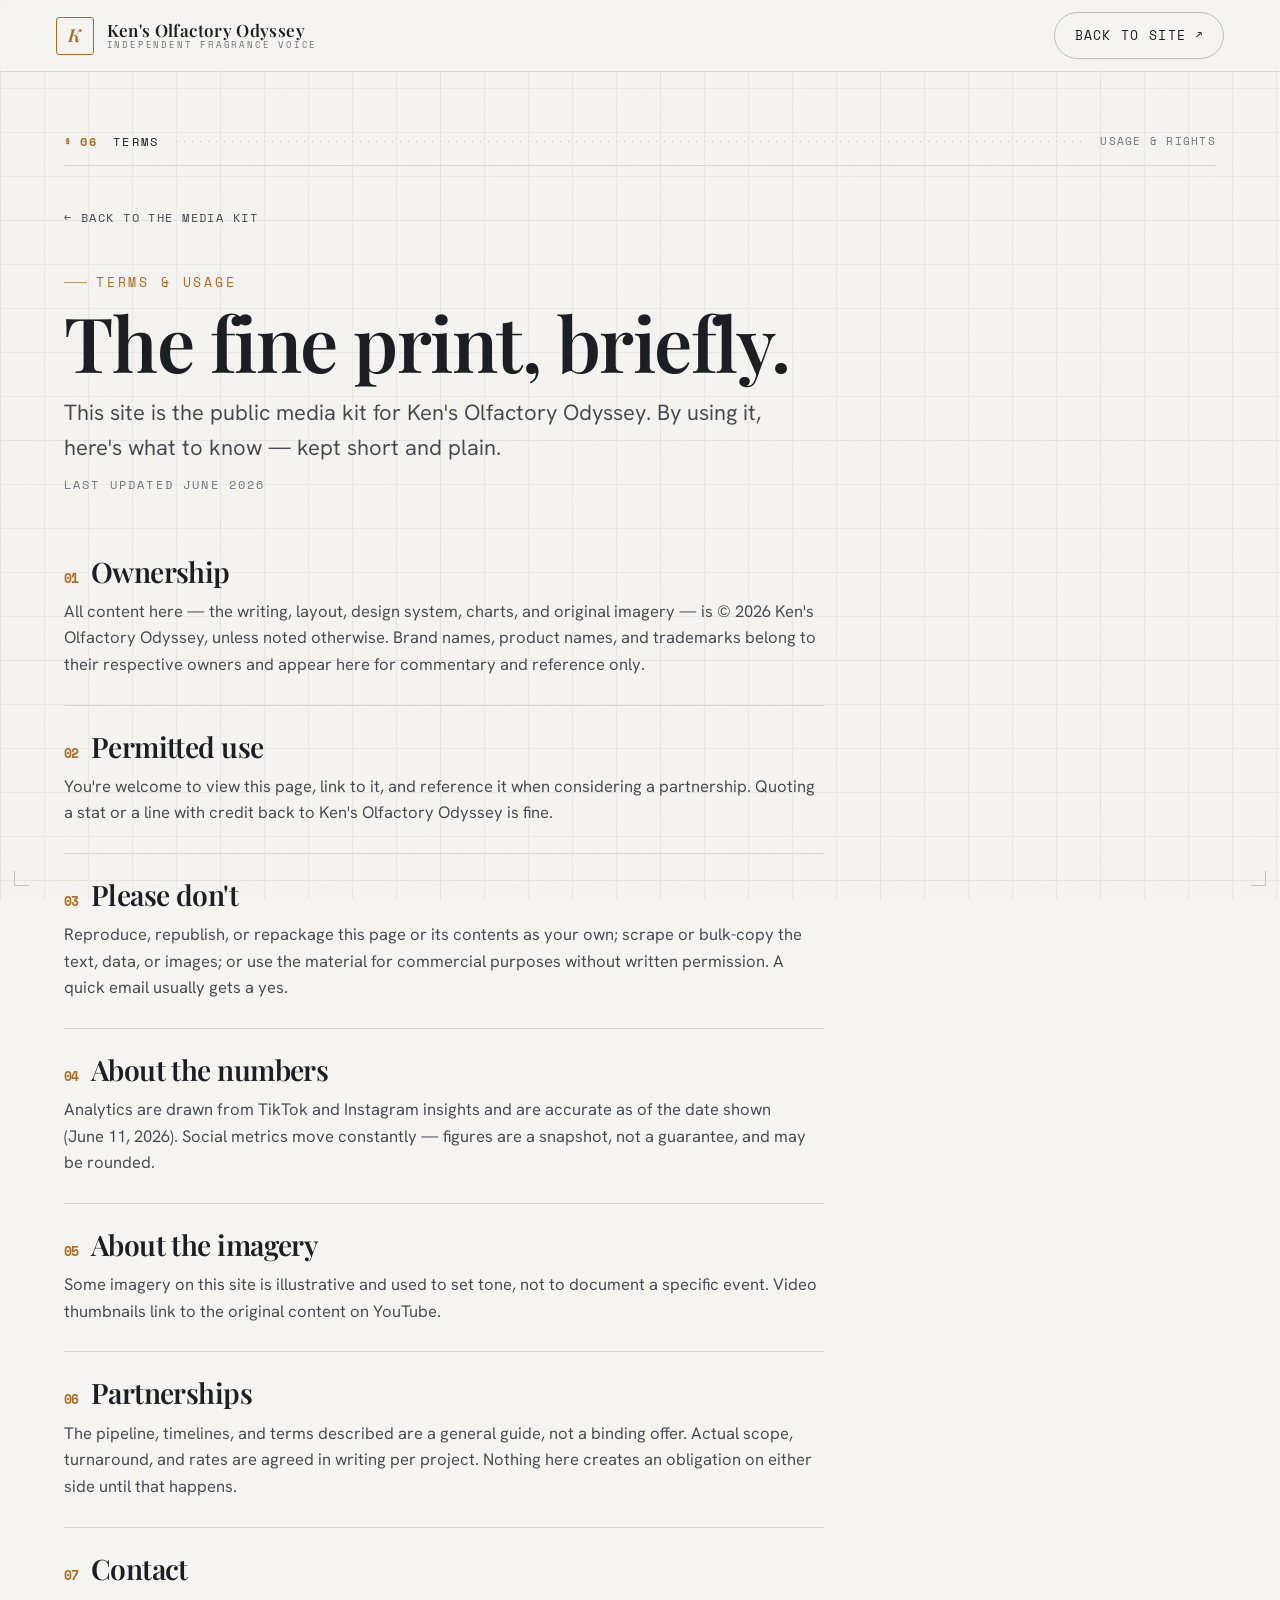
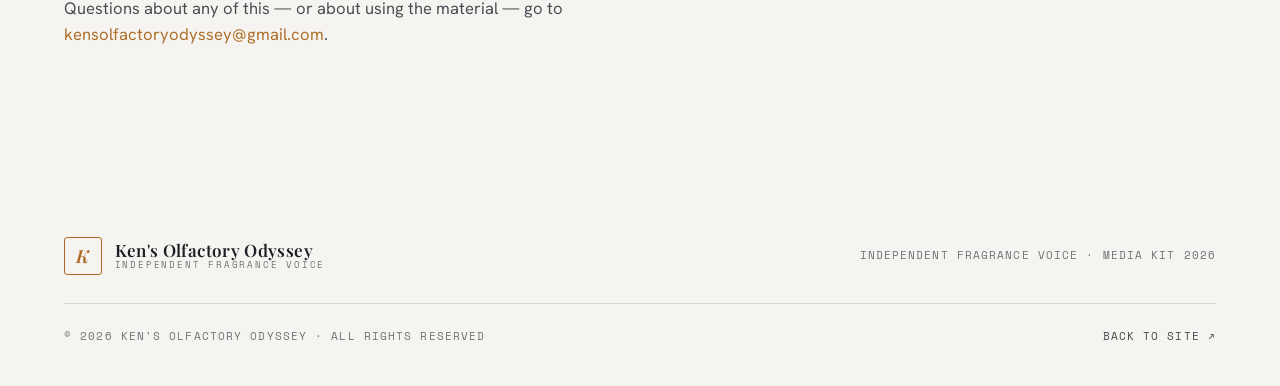
<file: terms.html>
<!DOCTYPE html>
<html lang="en" data-theme="lab" data-accent="gold" data-display="playfair">
<head>
<meta charset="UTF-8" />
<meta name="viewport" content="width=device-width, initial-scale=1.0" />
<title>Terms & Usage — Ken's Olfactory Odyssey</title>
<meta name="description" content="Terms & Usage for the Ken's Olfactory Odyssey media kit." />
<link rel="preconnect" href="https://fonts.googleapis.com" />
<link rel="preconnect" href="https://fonts.gstatic.com" crossorigin />
<link href="https://fonts.googleapis.com/css2?family=Bodoni+Moda:ital,opsz,wght@0,6..96,400..900;1,6..96,400..800&family=Cormorant:ital,wght@0,400..700;1,400..600&family=Hanken+Grotesk:wght@300..800&family=Newsreader:ital,opsz,wght@0,6..72,400..700;1,6..72,400..700&family=Spectral:ital,wght@0,400;0,500;0,600;0,700;1,400;1,500;1,600&family=Space+Mono:ital,wght@0,400;0,700;1,400&display=swap" rel="stylesheet" />
<link id="gfont-Playfair-Display" rel="stylesheet" href="https://fonts.googleapis.com/css2?family=Playfair+Display:ital,wght@0,400;0,500;0,600;0,700;0,800;1,400;1,500;1,600;1,700&display=swap">
<link rel="icon" href="favicon.svg" type="image/svg+xml" />
<link rel="stylesheet" href="styles.css" />
<script async src="https://www.googletagmanager.com/gtag/js?id=G-T55M09N37B"></script>
<script>
  window.dataLayer = window.dataLayer || [];
  function gtag(){dataLayer.push(arguments);}
  gtag('js', new Date());
  gtag('config', 'G-T55M09N37B');
</script>
<style>
  .legal { max-width: 760px; }
  .legal .lead { font-size: clamp(18px, 1.8vw, 22px); color: var(--fg-soft); margin-bottom: 8px; text-wrap: pretty; }
  .legal .clause { padding-block: clamp(22px, 3vh, 32px); border-top: 1px solid var(--line); }
  .legal .clause:first-of-type { border-top: 0; }
  .legal .clause h2 { font-size: clamp(22px, 2.2vw, 30px); margin-bottom: 12px; display: flex; align-items: baseline; gap: 12px; }
  .legal .clause h2 .cn { font-family: var(--font-mono); font-size: 13px; color: var(--accent); font-weight: 700; }
  .legal .clause p { color: var(--fg-soft); font-size: clamp(15px, 1.3vw, 17px); line-height: 1.6; text-wrap: pretty; margin-bottom: 0.8em; }
  .legal .clause p:last-child { margin-bottom: 0; }
  .legal .clause a { color: var(--accent); }
  .back-link { display: inline-flex; align-items: center; gap: 8px; font-family: var(--font-mono); font-size: 12px; letter-spacing: 0.12em; text-transform: uppercase; color: var(--fg-soft); margin-bottom: clamp(28px, 4vh, 44px); }
  .back-link:hover { color: var(--accent); }
</style>
</head>
<body>
<div class="lab-reticle" aria-hidden="true"><i></i><i></i><i></i><i></i></div>

<nav class="nav is-stuck" id="nav">
  <a class="brand" href="index.html" aria-label="Ken's Olfactory Odyssey home">
    <span class="monogram">K</span>
    <span class="brand-name">Ken's Olfactory Odyssey<small>Independent Fragrance Voice</small></span>
  </a>
  <a class="btn btn--ghost nav-cta" href="index.html">Back to site <span class="arrow">↗</span></a>
</nav>

<main>
  <section class="section" style="padding-top:132px;">
    <div class="wrap">
      <div class="register"><span class="reg-no">06</span><span class="reg-name">Terms</span><span class="reg-rule"></span><span class="reg-code">Usage & Rights</span></div>
      <a class="back-link" href="index.html">← Back to the media kit</a>
      <div class="legal">
        <div class="eyebrow">Terms &amp; Usage</div>
        <h1 class="display" style="font-size:clamp(40px,6vw,76px);margin:14px 0 18px;">The fine print, briefly.</h1>
        <p class="lead">This site is the public media kit for Ken's Olfactory Odyssey. By using it, here's what to know — kept short and plain.</p>
        <p class="kicker" style="margin-top:10px;">Last updated June 2026</p>

        <div style="margin-top:clamp(28px,4vh,44px);">
          <div class="clause">
            <h2><span class="cn">01</span> Ownership</h2>
            <p>All content here — the writing, layout, design system, charts, and original imagery — is © 2026 Ken's Olfactory Odyssey, unless noted otherwise. Brand names, product names, and trademarks belong to their respective owners and appear here for commentary and reference only.</p>
          </div>
          <div class="clause">
            <h2><span class="cn">02</span> Permitted use</h2>
            <p>You're welcome to view this page, link to it, and reference it when considering a partnership. Quoting a stat or a line with credit back to Ken's Olfactory Odyssey is fine.</p>
          </div>
          <div class="clause">
            <h2><span class="cn">03</span> Please don't</h2>
            <p>Reproduce, republish, or repackage this page or its contents as your own; scrape or bulk-copy the text, data, or images; or use the material for commercial purposes without written permission. A quick email usually gets a yes.</p>
          </div>
          <div class="clause">
            <h2><span class="cn">04</span> About the numbers</h2>
            <p>Analytics are drawn from TikTok and Instagram insights and are accurate as of the date shown (June 11, 2026). Social metrics move constantly — figures are a snapshot, not a guarantee, and may be rounded.</p>
          </div>
          <div class="clause">
            <h2><span class="cn">05</span> About the imagery</h2>
            <p>Some imagery on this site is illustrative and used to set tone, not to document a specific event. Video thumbnails link to the original content on YouTube.</p>
          </div>
          <div class="clause">
            <h2><span class="cn">06</span> Partnerships</h2>
            <p>The pipeline, timelines, and terms described are a general guide, not a binding offer. Actual scope, turnaround, and rates are agreed in writing per project. Nothing here creates an obligation on either side until that happens.</p>
          </div>
          <div class="clause">
            <h2><span class="cn">07</span> Contact</h2>
            <p>Questions about any of this — or about using the material — go to <a href="mailto:kensolfactoryodyssey@gmail.com">kensolfactoryodyssey@gmail.com</a>.</p>
          </div>
        </div>
      </div>
    </div>
  </section>

  <footer class="foot">
    <div class="wrap">
      <div class="foot-top">
        <a class="brand" href="index.html">
          <span class="monogram">K</span>
          <span class="brand-name">Ken's Olfactory Odyssey<small>Independent Fragrance Voice</small></span>
        </a>
        <div class="foot-mono">Independent Fragrance Voice · Media Kit 2026</div>
      </div>
      <div class="foot-bottom">
        <span class="foot-mono">© 2026 Ken's Olfactory Odyssey · All rights reserved</span>
        <span class="foot-mono"><a href="index.html">Back to site ↗</a></span>
      </div>
    </div>
  </footer>
</main>

</body>
</html>
</file>
<file: styles.css>
/* ============================================================
   KEN'S OLFACTORY ODYSSEY
   Design system — jewel-toned editorial luxe
   Three switchable directions: Oud Noir / Atelier / Vitrine
   ============================================================ */

/* ---------- Direction: OUD NOIR (default) ---------- */
:root {
  --bg:      oklch(0.165 0.022 340);
  --bg-2:    oklch(0.205 0.026 340);
  --bg-3:    oklch(0.255 0.030 340);
  --fg:      oklch(0.945 0.012 85);
  --fg-soft: oklch(0.820 0.015 85);
  --fg-mute: oklch(0.660 0.020 80);
  --line:    oklch(0.330 0.025 340);
  --line-2:  oklch(0.420 0.030 340);

  --gold:    oklch(0.800 0.110 80);
  --plum:    oklch(0.680 0.140 350);
  --emerald: oklch(0.730 0.110 165);

  --accent:   var(--gold);
  --on-accent: oklch(0.17 0.02 80);

  --font-display: "Bodoni Moda", Georgia, serif;
  --font-body:    "Hanken Grotesk", system-ui, sans-serif;
  --font-mono:    "Space Mono", ui-monospace, monospace;

  --shadow: 0 30px 80px -30px oklch(0 0 0 / 0.7);
  --grain-opacity: 0.05;
  --photo-tint: color-mix(in oklch, var(--plum) 14%, transparent);
}

/* ---------- Direction: ATELIER (warm paper editorial) ---------- */
[data-theme="atelier"] {
  --bg:      oklch(0.953 0.012 85);
  --bg-2:    oklch(0.982 0.008 85);
  --bg-3:    oklch(0.910 0.016 80);
  --fg:      oklch(0.215 0.022 340);
  --fg-soft: oklch(0.380 0.022 340);
  --fg-mute: oklch(0.520 0.020 340);
  --line:    oklch(0.840 0.018 80);
  --line-2:  oklch(0.760 0.022 80);

  --gold:    oklch(0.560 0.110 65);
  --plum:    oklch(0.470 0.150 350);
  --emerald: oklch(0.460 0.105 165);

  --accent:   var(--plum);
  --on-accent: oklch(0.97 0.01 85);

  --shadow: 0 26px 60px -32px oklch(0.30 0.05 340 / 0.45);
  --grain-opacity: 0.04;
  --photo-tint: transparent;
}

/* ---------- Direction: VITRINE (cool smoky glass) ---------- */
[data-theme="vitrine"] {
  --bg:      oklch(0.200 0.012 250);
  --bg-2:    oklch(0.248 0.016 250);
  --bg-3:    oklch(0.300 0.018 250);
  --fg:      oklch(0.952 0.005 240);
  --fg-soft: oklch(0.820 0.010 240);
  --fg-mute: oklch(0.660 0.012 240);
  --line:    oklch(0.360 0.020 250);
  --line-2:  oklch(0.450 0.024 250);

  --gold:    oklch(0.820 0.090 85);
  --plum:    oklch(0.720 0.130 320);
  --emerald: oklch(0.760 0.105 175);

  --accent:   var(--emerald);
  --on-accent: oklch(0.18 0.02 250);

  --shadow: 0 30px 80px -34px oklch(0 0 0 / 0.6);
  --grain-opacity: 0.05;
  --photo-tint: color-mix(in oklch, var(--emerald) 12%, transparent);
}

/* ---------- Direction: LAB (olfactory laboratory — clinical specimen sheet) ---------- */
[data-theme="lab"] {
  --bg:      oklch(0.967 0.006 95);
  --bg-2:    oklch(0.987 0.004 95);
  --bg-3:    oklch(0.926 0.008 90);
  --fg:      oklch(0.235 0.010 260);
  --fg-soft: oklch(0.400 0.012 260);
  --fg-mute: oklch(0.555 0.010 260);
  --line:    oklch(0.880 0.006 90);
  --line-2:  oklch(0.795 0.010 90);

  --gold:    oklch(0.585 0.120 62);   /* amber — distillation / amber glass */
  --plum:    oklch(0.470 0.140 300);  /* specimen violet */
  --emerald: oklch(0.500 0.100 190);  /* reactive teal */

  --accent:   var(--gold);
  --on-accent: oklch(0.985 0.005 95);

  --font-display: "Space Grotesk", system-ui, sans-serif;
  --font-body:    "Hanken Grotesk", system-ui, sans-serif;
  --font-mono:    "Space Mono", ui-monospace, monospace;

  --shadow: 0 24px 56px -34px oklch(0.30 0.02 260 / 0.32);
  --grain-opacity: 0.025;
  --photo-tint: transparent;
}
/* Lab is grotesk, not Didone — relax the Didone-specific optical treatment */
[data-theme="lab"] .display,
[data-theme="lab"] h1,
[data-theme="lab"] h2,
[data-theme="lab"] h3,
[data-theme="lab"] h4 { font-optical-sizing: auto; letter-spacing: -0.02em; font-weight: 600; }
[data-theme="lab"] .stat .n,
[data-theme="lab"] .hero-stat .n { letter-spacing: -0.03em; font-weight: 600; }
/* Scientific touch: monospaced, technical superscripts on the big figures */
[data-theme="lab"] .stat .n sup { font-family: var(--font-mono); font-weight: 700; }

/* ---------- Lead-accent overrides ---------- */
[data-accent="gold"]    { --accent: var(--gold);    --on-accent: oklch(0.17 0.02 80); }
[data-accent="plum"]    { --accent: var(--plum);    --on-accent: oklch(0.98 0.01 350); }
[data-accent="emerald"] { --accent: var(--emerald); --on-accent: oklch(0.16 0.02 165); }

/* ---------- Display face swap (overrides theme display) ---------- */
[data-display="playfair"]   { --font-display: "Playfair Display", Georgia, serif; }
[data-display="spectral"]   { --font-display: "Spectral", Georgia, serif; }
[data-display="newsreader"] { --font-display: "Newsreader", Georgia, serif; }
[data-display="cormorant"]  { --font-display: "Cormorant", Georgia, serif; }
[data-display="bodoni"]     { --font-display: "Bodoni Moda", Georgia, serif; }

/* ============================================================
   RESET + BASE
   ============================================================ */
*, *::before, *::after { box-sizing: border-box; }
* { margin: 0; }
html { scroll-behavior: smooth; -webkit-text-size-adjust: 100%; }
@media (prefers-reduced-motion: reduce) { html { scroll-behavior: auto; } }

body {
  font-family: var(--font-body);
  background: var(--bg);
  color: var(--fg);
  font-size: 18px;
  line-height: 1.6;
  font-weight: 380;
  -webkit-font-smoothing: antialiased;
  text-rendering: optimizeLegibility;
  overflow-x: hidden;
  transition: background 0.5s ease, color 0.5s ease;
}

/* Film-grain + vignette overlay */
body::before {
  content: "";
  position: fixed;
  inset: 0;
  pointer-events: none;
  z-index: 1;
  background:
    radial-gradient(120% 80% at 50% -10%, transparent 50%, color-mix(in oklch, var(--bg) 70%, black) 130%);
  mix-blend-mode: multiply;
  opacity: 0.6;
}
body::after {
  content: "";
  position: fixed;
  inset: 0;
  pointer-events: none;
  z-index: 2;
  opacity: var(--grain-opacity);
  background-image: url("data:image/svg+xml,%3Csvg xmlns='http://www.w3.org/2000/svg' width='180' height='180'%3E%3Cfilter id='n'%3E%3CfeTurbulence type='fractalNoise' baseFrequency='0.9' numOctaves='3' stitchTiles='stitch'/%3E%3C/filter%3E%3Crect width='100%25' height='100%25' filter='url(%23n)'/%3E%3C/svg%3E");
}

img { max-width: 100%; display: block; }
a { color: inherit; text-decoration: none; }
button { font: inherit; color: inherit; cursor: pointer; background: none; border: none; }
::selection { background: var(--accent); color: var(--on-accent); }

/* ============================================================
   LAYOUT PRIMITIVES
   ============================================================ */
.wrap { width: min(1280px, 100% - 10vw); margin-inline: auto; position: relative; z-index: 3; }
.section { padding-block: clamp(80px, 12vh, 160px); position: relative; }
.section--tight { padding-block: clamp(56px, 8vh, 100px); }

.eyebrow {
  font-family: var(--font-mono);
  font-size: clamp(11px, 1vw, 13px);
  letter-spacing: 0.22em;
  text-transform: uppercase;
  color: var(--accent);
  display: inline-flex;
  align-items: center;
  gap: 0.7em;
}
.eyebrow::before {
  content: "";
  width: 1.8em; height: 1px;
  background: currentColor;
  opacity: 0.7;
}
.eyebrow--plain::before { display: none; }

.kicker {
  font-family: var(--font-mono);
  font-size: 12px;
  letter-spacing: 0.18em;
  text-transform: uppercase;
  color: var(--fg-mute);
}

h1, h2, h3, h4 { font-family: var(--font-display); font-weight: 600; line-height: 1.0; letter-spacing: -0.01em; color: var(--fg); font-optical-sizing: none; }
.display {
  font-family: var(--font-display);
  font-weight: 600;
  line-height: 0.92;
  letter-spacing: -0.012em;
  text-wrap: balance;
  color: var(--fg);
  font-optical-sizing: none;
}
.ital { font-style: italic; }
.accent-text { color: var(--accent); }
.plum-text { color: var(--plum); }
.emerald-text { color: var(--emerald); }
.gold-text { color: var(--gold); }
.soft { color: var(--fg-soft); }
.mute { color: var(--fg-mute); }

.lede { font-size: clamp(19px, 1.7vw, 23px); line-height: 1.55; color: var(--fg-soft); text-wrap: pretty; }

/* ============================================================
   BUTTONS
   ============================================================ */
.btn {
  display: inline-flex;
  align-items: center;
  gap: 0.65em;
  font-family: var(--font-mono);
  font-size: 13px;
  letter-spacing: 0.1em;
  text-transform: uppercase;
  padding: 0.95em 1.5em;
  border-radius: 999px;
  border: 1px solid var(--line-2);
  color: var(--fg);
  transition: transform 0.35s cubic-bezier(.2,.7,.2,1), background 0.35s, color 0.35s, border-color 0.35s;
  will-change: transform;
}
.btn:hover { transform: translateY(-2px); }
.btn .arrow { transition: transform 0.35s cubic-bezier(.2,.7,.2,1); }
.btn:hover .arrow { transform: translate(3px, -3px); }

.btn--solid {
  background: var(--accent);
  color: var(--on-accent);
  border-color: transparent;
  box-shadow: 0 10px 30px -12px color-mix(in oklch, var(--accent) 60%, transparent);
}
.btn--solid:hover { box-shadow: 0 16px 40px -12px color-mix(in oklch, var(--accent) 70%, transparent); }
.btn--ghost { background: transparent; }
.btn--ghost:hover { border-color: var(--accent); color: var(--accent); }

/* ============================================================
   NAV
   ============================================================ */
.nav {
  position: fixed;
  top: 0; left: 0; right: 0;
  z-index: 50;
  display: flex;
  align-items: center;
  justify-content: space-between;
  padding: 18px clamp(20px, 5vw, 56px);
  transition: background 0.4s ease, border-color 0.4s ease, padding 0.4s ease;
  border-bottom: 1px solid transparent;
}
.nav.is-stuck {
  background: color-mix(in oklch, var(--bg) 80%, transparent);
  backdrop-filter: blur(16px) saturate(1.2);
  border-bottom-color: var(--line);
  padding-block: 12px;
}
.brand {
  display: flex;
  align-items: center;
  gap: 0.7em;
  font-family: var(--font-display);
  font-weight: 600;
  letter-spacing: 0.02em;
  color: var(--fg);
}
.brand .monogram {
  display: grid;
  place-items: center;
  width: 38px; height: 38px;
  border-radius: 50%;
  border: 1px solid var(--accent);
  color: var(--accent);
  font-family: var(--font-display);
  font-style: italic;
  font-size: 18px;
  flex: none;
}
.brand .brand-name { font-size: 17px; line-height: 1.05; }
.brand .brand-name small { display: block; font-family: var(--font-mono); font-size: 9px; letter-spacing: 0.2em; text-transform: uppercase; color: var(--fg-mute); font-weight: 400; }
.nav-links { display: flex; align-items: center; gap: clamp(18px, 2.2vw, 34px); }
.nav-links a {
  font-family: var(--font-mono);
  font-size: 12px;
  letter-spacing: 0.12em;
  text-transform: uppercase;
  color: var(--fg-soft);
  position: relative;
  padding-block: 4px;
  transition: color 0.3s;
}
.nav-links a::after {
  content: "";
  position: absolute;
  left: 0; bottom: 0;
  width: 100%; height: 1px;
  background: var(--accent);
  transform: scaleX(0);
  transform-origin: left;
  transition: transform 0.35s cubic-bezier(.2,.7,.2,1);
}
.nav-links a:hover { color: var(--fg); }
.nav-links a:hover::after { transform: scaleX(1); }
.nav-cta { display: inline-flex; }
.nav-toggle { display: none; }
@media (max-width: 880px) {
  .nav-links, .nav-cta { display: none; }
}

/* ============================================================
   HERO
   ============================================================ */
.hero { position: relative; padding-top: 132px; padding-bottom: clamp(40px, 6vh, 80px); overflow: hidden; }
.hero-grid {
  display: grid;
  grid-template-columns: 1.15fr 0.85fr;
  gap: clamp(28px, 4vw, 64px);
  align-items: end;
}
.hero-eyebrow { margin-bottom: clamp(20px, 3vh, 36px); }
.hero-title { font-size: clamp(52px, 10.5vw, 154px); margin-bottom: 0.18em; }
.hero-title .line { display: block; overflow: hidden; padding-bottom: 0.16em; margin-bottom: -0.13em; }
.hero-title .line > span { display: inline-block; }
.hero-title .l2 { margin-left: 0.06em; }
.hero-title .l3 { color: var(--accent); }
.hero-tag {
  font-family: var(--font-display);
  font-style: italic;
  font-size: clamp(20px, 2.4vw, 30px);
  color: var(--fg-soft);
  font-weight: 420;
  margin-bottom: 1.4em;
  text-wrap: balance;
}
.hero-actions { display: flex; flex-wrap: wrap; gap: 14px; margin-bottom: clamp(28px, 4vh, 44px); }
.hero-stats {
  display: flex;
  flex-wrap: wrap;
  gap: clamp(20px, 3vw, 44px);
  padding-top: 26px;
  border-top: 1px solid var(--line);
}
.hero-stat .n { font-family: var(--font-display); font-size: clamp(26px, 3vw, 40px); line-height: 1; font-weight: 600; color: var(--fg); }
.hero-stat .l { font-family: var(--font-mono); font-size: 10.5px; letter-spacing: 0.14em; text-transform: uppercase; color: var(--fg-mute); margin-top: 6px; }

.hero-photo {
  position: relative;
  align-self: stretch;
  min-height: 0;
}
.hero-photo .frame {
  position: relative;
  border-radius: 4px;
  overflow: hidden;
  height: 100%;
  min-height: 440px;
  box-shadow: var(--shadow);
  border: 1px solid var(--line);
}
.hero-photo img { width: 100%; height: 100%; object-fit: cover; object-position: 50% 32%; }
.hero-photo .frame::after {
  content: "";
  position: absolute; inset: 0;
  background: linear-gradient(160deg, transparent 40%, color-mix(in oklch, var(--bg) 75%, transparent)),
              var(--photo-tint);
  pointer-events: none;
}
.hero-photo .caption {
  position: absolute;
  left: 14px; bottom: 14px;
  z-index: 2;
  font-family: var(--font-mono);
  font-size: 10px;
  letter-spacing: 0.12em;
  text-transform: uppercase;
  color: var(--fg);
  background: color-mix(in oklch, var(--bg) 55%, transparent);
  backdrop-filter: blur(6px);
  padding: 7px 11px;
  border-radius: 999px;
  border: 1px solid color-mix(in oklch, var(--fg) 20%, transparent);
}
.hero-sign {
  margin-top: 18px;
  font-family: var(--font-display);
  font-style: italic;
  font-size: clamp(15px, 1.4vw, 18px);
  color: var(--accent);
  text-align: right;
}

@media (max-width: 920px) {
  .hero-grid { grid-template-columns: 1fr; }
  .hero-photo { order: -1; }
  .hero-photo .frame { aspect-ratio: 3/4; height: auto; }
  .hero-photo img { object-position: 68% 50%; }
  .hero-sign { text-align: left; }
}

/* ============================================================
   MARQUEE
   ============================================================ */
.marquee {
  position: relative;
  z-index: 3;
  border-block: 1px solid var(--line);
  background: var(--bg-2);
  overflow: hidden;
  padding-block: 18px;
}
.marquee-track {
  display: flex;
  gap: 0;
  width: max-content;
  animation: scroll-x 38s linear infinite;
}
.marquee:hover .marquee-track { animation-play-state: paused; }
.marquee-track span {
  font-family: var(--font-display);
  font-style: italic;
  font-size: clamp(22px, 3vw, 38px);
  white-space: nowrap;
  padding-inline: 0.5em;
  color: var(--fg-soft);
}
.marquee-track .dot { color: var(--accent); font-style: normal; padding-inline: 0.1em; }
@keyframes scroll-x { to { transform: translateX(-50%); } }
@media (prefers-reduced-motion: reduce) { .marquee-track { animation: none; } }

/* ============================================================
   ABOUT
   ============================================================ */
.about-grid {
  display: grid;
  grid-template-columns: 0.95fr 1.05fr;
  gap: clamp(32px, 5vw, 80px);
  align-items: start;
}
.about-media { position: sticky; top: 100px; }
.about-portrait {
  position: relative;
  width: 100%;
  aspect-ratio: 4/5;
  border-radius: 4px;
  border: 1px solid var(--line);
  box-shadow: var(--shadow);
  overflow: hidden;
}
.about-portrait img { width: 100%; height: 100%; object-fit: cover; object-position: 50% 46%; display: block; }
.about-portrait .ab-grade { position: absolute; inset: 0; z-index: 1; pointer-events: none;
  background: linear-gradient(180deg, oklch(0.10 0.02 60 / 0.05) 40%, oklch(0.08 0.02 60 / 0.42) 100%); }
.about-portrait .ab-grade::after { content: ""; position: absolute; inset: 0; opacity: 0.16; mix-blend-mode: overlay;
  background-image:
    linear-gradient(oklch(1 0 0 / 0.6) 1px, transparent 1px),
    linear-gradient(90deg, oklch(1 0 0 / 0.6) 1px, transparent 1px);
  background-size: 38px 38px, 38px 38px; }
.about-portrait .ab-brackets i { position: absolute; width: 15px; height: 15px; z-index: 2; border: 1.5px solid oklch(1 0 0 / 0.6); }
.about-portrait .ab-brackets i:nth-child(1) { top: 11px; left: 11px; border-right: 0; border-bottom: 0; }
.about-portrait .ab-brackets i:nth-child(2) { top: 11px; right: 11px; border-left: 0; border-bottom: 0; }
.about-portrait .ab-brackets i:nth-child(3) { bottom: 11px; left: 11px; border-right: 0; border-top: 0; }
.about-portrait .ab-brackets i:nth-child(4) { bottom: 11px; right: 11px; border-left: 0; border-top: 0; }
.about-portrait .about-fig { position: absolute; left: 12px; bottom: 12px; z-index: 3;
  font-family: var(--font-mono); font-size: 10px; letter-spacing: 0.12em; text-transform: uppercase; color: #fff;
  background: oklch(0.16 0.01 60 / 0.5); backdrop-filter: blur(6px); border: 1px solid oklch(1 0 0 / 0.2); padding: 5px 9px; border-radius: 3px; }
.about-tags { display: flex; flex-wrap: wrap; gap: 8px; margin-top: 18px; }
.chip {
  font-family: var(--font-mono);
  font-size: 11px;
  letter-spacing: 0.08em;
  text-transform: uppercase;
  padding: 7px 13px;
  border-radius: 999px;
  border: 1px solid var(--line-2);
  color: var(--fg-soft);
}
.about-head { font-size: clamp(34px, 5vw, 68px); margin-bottom: 0.5em; }
.about-body p { margin-bottom: 1.3em; color: var(--fg-soft); font-size: clamp(17px, 1.4vw, 20px); text-wrap: pretty; }
.about-body p:first-of-type { color: var(--fg); }
.about-body .drop::first-letter {
  font-family: var(--font-display);
  font-size: 3.4em;
  line-height: 0.78;
  float: left;
  padding: 0.04em 0.12em 0 0;
  color: var(--accent);
  font-weight: 600;
}
.pull {
  font-family: var(--font-display);
  font-style: italic;
  font-size: clamp(24px, 2.8vw, 38px);
  line-height: 1.18;
  color: var(--fg);
  margin: 1em 0 1.1em;
  padding-left: 0.8em;
  border-left: 2px solid var(--accent);
  text-wrap: balance;
}
@media (max-width: 860px) {
  .about-grid { grid-template-columns: 1fr; }
  .about-media { position: static; }
  .about-portrait { aspect-ratio: 3/4; max-width: 400px; }
}

/* ============================================================
   WATCH (shorts)
   ============================================================ */
.section-head {
  display: flex;
  align-items: flex-end;
  justify-content: space-between;
  gap: 24px;
  margin-bottom: clamp(36px, 5vh, 60px);
  flex-wrap: wrap;
}
.section-head h2 { font-size: clamp(34px, 5.5vw, 76px); }
.section-head .head-meta { max-width: 360px; }

.shorts-grid {
  display: grid;
  grid-template-columns: repeat(3, 1fr);
  gap: clamp(14px, 1.6vw, 22px);
}
.short { grid-column: span 1; }
.short--feature { grid-column: span 2; grid-row: span 1; }
.short-card {
  position: relative;
  display: block;
  border-radius: 6px;
  overflow: hidden;
  border: 1px solid var(--line);
  background: var(--bg-2);
  transition: transform 0.45s cubic-bezier(.2,.7,.2,1), border-color 0.45s, box-shadow 0.45s;
}
.short-card:hover { transform: translateY(-6px); border-color: var(--accent); box-shadow: var(--shadow); }
.short-thumb { position: relative; aspect-ratio: 9/16; overflow: hidden; }
.short--feature .short-thumb { aspect-ratio: 9/11; }
.short-thumb image-slot { width: 100%; height: 100%; }
.short-thumb .yt-thumb { width: 100%; height: 100%; object-fit: cover; object-position: 50% 32%; background: var(--bg-3); transition: transform 0.6s cubic-bezier(.2,.7,.2,1); }
.short-card:hover .yt-thumb { transform: scale(1.04); }
.short-thumb::after {
  content: "";
  position: absolute; inset: 0;
  background: linear-gradient(to top, color-mix(in oklch, var(--bg) 88%, transparent) 6%, transparent 46%);
  pointer-events: none;
  z-index: 1;
}
.short-play {
  position: absolute;
  top: 12px; right: 12px;
  z-index: 2;
  width: 38px; height: 38px;
  display: grid; place-items: center;
  border-radius: 50%;
  background: color-mix(in oklch, var(--bg) 50%, transparent);
  backdrop-filter: blur(6px);
  border: 1px solid color-mix(in oklch, var(--fg) 26%, transparent);
  transition: background 0.35s, transform 0.35s;
}
.short-card:hover .short-play { background: var(--accent); transform: scale(1.08); }
.short-play svg { width: 14px; height: 14px; fill: var(--fg); transition: fill 0.35s; margin-left: 2px; }
.short-card:hover .short-play svg { fill: var(--on-accent); }
.short-badge {
  position: absolute;
  top: 12px; left: 12px;
  z-index: 2;
  font-family: var(--font-mono);
  font-size: 9.5px;
  letter-spacing: 0.1em;
  text-transform: uppercase;
  padding: 5px 9px;
  border-radius: 999px;
  background: color-mix(in oklch, var(--accent) 88%, transparent);
  color: var(--on-accent);
}
.short-meta {
  position: absolute;
  left: 0; right: 0; bottom: 0;
  z-index: 2;
  padding: 14px;
}
.short-title {
  font-family: var(--font-display);
  font-size: clamp(15px, 1.3vw, 19px);
  line-height: 1.1;
  font-weight: 600;
  text-wrap: balance;
  color: var(--fg);
}
.short--feature .short-title { font-size: clamp(22px, 2.6vw, 34px); }
.short-sub { font-family: var(--font-mono); font-size: 10px; letter-spacing: 0.08em; text-transform: uppercase; color: var(--fg-soft); margin-top: 6px; }
.short-sub .hl { color: var(--emerald); }
@media (max-width: 1000px) { .shorts-grid { grid-template-columns: repeat(2, 1fr); } .short--feature { grid-column: span 2; } }
@media (max-width: 560px) { .shorts-grid { grid-template-columns: repeat(2, 1fr); } .short--feature { grid-column: span 2; } .short--feature .short-thumb { aspect-ratio: 9/12; } }

/* ============================================================
   MEDIA KIT
   ============================================================ */
.kit { background: var(--bg-2); border-block: 1px solid var(--line); }
.kit-grid {
  display: grid;
  grid-template-columns: repeat(12, 1fr);
  gap: clamp(12px, 1.4vw, 18px);
}
.stat {
  border: 1px solid var(--line);
  border-radius: 6px;
  padding: clamp(20px, 2vw, 30px);
  background: var(--bg);
  position: relative;
  overflow: hidden;
  transition: border-color 0.4s, transform 0.4s;
}
.stat:hover { border-color: var(--line-2); transform: translateY(-3px); }
.stat::before {
  content: "";
  position: absolute; left: 0; top: 0; bottom: 0;
  width: 3px; background: var(--bar, var(--accent));
  opacity: 0.85;
}
.stat .n {
  font-family: var(--font-display);
  font-size: clamp(40px, 5vw, 72px);
  font-weight: 600;
  line-height: 0.92;
  letter-spacing: -0.02em;
  color: var(--fg);
}
.stat .n sup { font-size: 0.4em; vertical-align: super; color: var(--bar, var(--accent)); }
.stat .l { font-family: var(--font-mono); font-size: 11px; letter-spacing: 0.12em; text-transform: uppercase; color: var(--fg); margin-top: 12px; }
.stat .d { font-size: 14px; color: var(--fg-mute); margin-top: 4px; }

.span-3 { grid-column: span 3; }
.span-4 { grid-column: span 4; }
.span-5 { grid-column: span 5; }
.span-6 { grid-column: span 6; }
.span-7 { grid-column: span 7; }
.span-8 { grid-column: span 8; }
.span-12 { grid-column: span 12; }

.panel {
  border: 1px solid var(--line);
  border-radius: 6px;
  padding: clamp(22px, 2.2vw, 34px);
  background: var(--bg);
}
.panel h3 { font-size: clamp(22px, 2vw, 30px); margin-bottom: 0.3em; }
.bars { display: flex; flex-direction: column; gap: 16px; margin-top: 22px; }
.bar-row { display: grid; grid-template-columns: 64px 1fr 48px; align-items: center; gap: 14px; }
.bar-row .age { font-family: var(--font-mono); font-size: 13px; color: var(--fg-soft); }
.bar-track { height: 10px; border-radius: 999px; background: var(--bg-3); overflow: hidden; }
.bar-fill { height: 100%; border-radius: 999px; background: linear-gradient(90deg, var(--plum), var(--accent)); width: 0; transition: width 1.1s cubic-bezier(.2,.7,.2,1); }
.bar-row .pct { font-family: var(--font-display); font-size: 18px; text-align: right; font-weight: 600; color: var(--fg); }

/* ---- Age distribution: single proportional bar (the 35–54 bulge) ---- */
.agestack { display: flex; gap: 3px; height: 88px; margin-top: 22px; }
.agestack i { display: flex; flex-direction: column; justify-content: flex-end; gap: 3px; padding: 10px; border-radius: 3px; font-style: normal; min-width: 0; overflow: hidden; opacity: 0; transform: translateY(10px); transition: opacity .6s ease, transform .6s cubic-bezier(.2,.7,.2,1); }
.agestack.in i { opacity: 1; transform: none; }
.agestack i:nth-child(2) { transition-delay: .06s; }
.agestack i:nth-child(3) { transition-delay: .12s; }
.agestack i:nth-child(4) { transition-delay: .18s; }
.agestack i .p { font-family: var(--font-display); font-size: clamp(20px, 2vw, 30px); font-weight: 600; line-height: 1; letter-spacing: -0.02em; }
.agestack i .a { font-family: var(--font-mono); font-size: 9.5px; letter-spacing: 0.06em; text-transform: uppercase; white-space: nowrap; }
.agestack i.hot { background: var(--accent); color: var(--on-accent); }
.agestack i.muted { background: var(--bg-3); color: var(--fg-soft); }
.agecap { display: flex; align-items: baseline; gap: 10px; margin-top: 16px; padding-top: 14px; border-top: 1px solid var(--line); }
.agecap .big { font-family: var(--font-display); font-size: clamp(22px, 2vw, 30px); font-weight: 600; color: var(--accent); }
.agecap .txt { font-size: 14px; color: var(--fg-soft); text-wrap: pretty; }

/* ============================================================
   HERO — ANNOTATED FIELD PLATE
   ============================================================ */
.heroplate { position: relative; }
.heroplate::after { display: none; }              /* kill the paper-wash gradient */
.heroplate img { object-position: 56% 42%; }
.plate-grade {
  position: absolute; inset: 0; z-index: 2; pointer-events: none;
  background:
    linear-gradient(180deg, oklch(0.12 0.02 60 / 0.10) 0%, oklch(0.10 0.02 60 / 0.42) 78%, oklch(0.08 0.02 60 / 0.62) 100%),
    radial-gradient(130% 90% at 70% 28%, transparent 42%, oklch(0.08 0.02 60 / 0.40));
}
.plate-grade::after {                              /* faint instrument grid over the image */
  content: ""; position: absolute; inset: 0; opacity: 0.16; mix-blend-mode: overlay;
  background-image:
    linear-gradient(oklch(1 0 0 / 0.6) 1px, transparent 1px),
    linear-gradient(90deg, oklch(1 0 0 / 0.6) 1px, transparent 1px);
  background-size: 38px 38px, 38px 38px;
}
.plate-brackets i { position: absolute; width: 18px; height: 18px; z-index: 3; border: 1.5px solid oklch(1 0 0 / 0.72); }
.plate-brackets i:nth-child(1) { top: 12px; left: 12px; border-right: 0; border-bottom: 0; }
.plate-brackets i:nth-child(2) { top: 12px; right: 12px; border-left: 0; border-bottom: 0; }
.plate-brackets i:nth-child(3) { bottom: 12px; left: 12px; border-right: 0; border-top: 0; }
.plate-brackets i:nth-child(4) { bottom: 12px; right: 12px; border-left: 0; border-top: 0; }
.plate-scan {
  position: absolute; left: 12px; right: 12px; top: 8%; height: 2px; z-index: 3; pointer-events: none;
  background: linear-gradient(90deg, transparent, color-mix(in oklch, var(--accent) 92%, white), transparent);
  opacity: 0.55; mix-blend-mode: screen;
}
@media (prefers-reduced-motion: no-preference) { .plate-scan { animation: platescan 6.5s ease-in-out infinite; } }
@keyframes platescan { 0% { top: 7%; } 50% { top: 92%; } 100% { top: 7%; } }

.plate-note {
  position: absolute; z-index: 4; display: flex; align-items: center; gap: 9px;
  opacity: 0; transform: translateY(6px); transition: opacity 0.7s ease, transform 0.7s cubic-bezier(.2,.7,.2,1);
}
.hero.in .plate-note { opacity: 1; transform: none; }
.hero.in .plate-note.pn1 { transition-delay: 0.5s; }
.hero.in .plate-note.pn2 { transition-delay: 0.72s; }
.hero.in .plate-note.pn3 { transition-delay: 0.94s; }
.plate-note .pdot {
  width: 10px; height: 10px; border-radius: 50%; flex: none; position: relative;
  border: 1px solid oklch(1 0 0 / 0.85); box-shadow: 0 0 0 4px oklch(0 0 0 / 0.18);
}
.plate-note .pdot::after { content: ""; position: absolute; inset: 2.5px; border-radius: 50%; background: var(--accent); }
.plate-note .plabel {
  font-family: var(--font-mono); font-size: 10px; letter-spacing: 0.1em; text-transform: uppercase;
  color: #fff; white-space: nowrap; padding: 5px 9px; border-radius: 3px;
  background: oklch(0.16 0.01 60 / 0.55); backdrop-filter: blur(7px); border: 1px solid oklch(1 0 0 / 0.2);
}
.plate-note.pn3 { flex-direction: row-reverse; }
.heroplate .caption { left: auto; right: 14px; bottom: 14px; }
@media (max-width: 560px) { .plate-note .plabel { font-size: 9px; padding: 4px 7px; } }

/* Geography split bar reuses .aud-split; metros list reuses .cities */
.geo-metros { margin-top: 20px; padding-top: 16px; border-top: 1px solid var(--line); }

/* ---- Daily-views instrument chart (real TikTok 28-day series) ---- */
.viewchart-head { display: flex; align-items: baseline; justify-content: space-between; gap: 14px; flex-wrap: wrap; margin-top: 4px; }
.viewchart-head .legend { font-family: var(--font-mono); font-size: 10.5px; letter-spacing: 0.1em; text-transform: uppercase; color: var(--fg-mute); }
.viewchart-head .legend b { color: var(--accent); font-weight: 700; }
.viewchart { display: flex; align-items: flex-end; gap: 2.5px; height: 150px; margin-top: 22px; padding-bottom: 22px; border-bottom: 1px solid var(--line); position: relative; }
.viewchart .vbar { flex: 1 1 0; align-self: flex-end; height: 0; border-radius: 2px 2px 0 0; background: color-mix(in oklch, var(--accent) 38%, var(--bg-3)); transition: height 0.9s cubic-bezier(.2,.7,.2,1); position: relative; }
.viewchart .vbar.peak { background: var(--accent); }
.viewchart .vbar:hover { background: var(--accent); }
.viewchart .vbar::after { content: attr(data-views); position: absolute; bottom: 100%; left: 50%; transform: translate(-50%, -6px); white-space: nowrap; font-family: var(--font-mono); font-size: 10px; color: var(--fg); background: var(--bg); border: 1px solid var(--line-2); padding: 3px 7px; border-radius: 3px; opacity: 0; pointer-events: none; transition: opacity 0.2s; z-index: 3; }
.viewchart .vbar:hover::after { opacity: 1; }
.viewchart-axis { display: flex; justify-content: space-between; font-family: var(--font-mono); font-size: 10px; letter-spacing: 0.08em; text-transform: uppercase; color: var(--fg-mute); margin-top: 10px; }

/* ---- Audience composition panel ---- */
.aud-block { margin-top: 18px; }
.aud-block + .aud-block { margin-top: 22px; padding-top: 20px; border-top: 1px solid var(--line); }
.aud-split { display: flex; height: 12px; border-radius: 999px; overflow: hidden; margin-top: 12px; border: 1px solid var(--line); }
[data-theme="lab"] .aud-split { border-radius: 3px; }
.aud-split i { height: 100%; display: block; }
.aud-split .f { background: var(--accent); }
.aud-split .m { background: var(--bg-3); }
.aud-legend { display: flex; justify-content: space-between; margin-top: 10px; font-family: var(--font-mono); font-size: 11px; letter-spacing: 0.06em; text-transform: uppercase; color: var(--fg-soft); }
.aud-legend b { font-family: var(--font-display); font-size: 16px; color: var(--fg); }
.aud-big { display: flex; align-items: baseline; gap: 10px; }
.aud-big .nn { font-family: var(--font-display); font-size: clamp(34px, 4vw, 52px); font-weight: 600; line-height: 0.9; color: var(--fg); letter-spacing: -0.02em; }
.aud-big .ll { font-family: var(--font-mono); font-size: 11px; letter-spacing: 0.1em; text-transform: uppercase; color: var(--fg-mute); }

.cities { display: flex; flex-direction: column; gap: 0; margin-top: 18px; }
.city-row {
  display: flex; align-items: center; justify-content: space-between;
  padding: 14px 0;
  border-top: 1px solid var(--line);
}
.city-row:last-child { border-bottom: 1px solid var(--line); }
.city-row .rank { font-family: var(--font-mono); font-size: 11px; color: var(--accent); width: 28px; }
.city-row .city { font-family: var(--font-display); font-size: clamp(18px, 1.6vw, 24px); flex: 1; color: var(--fg); }
.city-row .tag { font-family: var(--font-mono); font-size: 10px; letter-spacing: 0.1em; text-transform: uppercase; color: var(--fg-mute); }

.kit-note {
  display: flex; align-items: center; gap: 18px; flex-wrap: wrap;
  justify-content: space-between;
}
.kit-note .q { font-family: var(--font-display); font-style: italic; font-size: clamp(20px, 2.2vw, 30px); color: var(--fg); max-width: 720px; text-wrap: balance; }

@media (max-width: 900px) {
  .span-3 { grid-column: span 6; }
  .span-4, .span-5, .span-7 { grid-column: span 12; }
  .span-6, .span-8 { grid-column: span 12; }
}
@media (max-width: 560px) { .span-3 { grid-column: span 12; } }

/* ============================================================
   PARTNERSHIPS
   ============================================================ */
.part-intro { max-width: 880px; }
.part-intro .big {
  font-family: var(--font-display);
  font-size: clamp(28px, 3.6vw, 52px);
  line-height: 1.08;
  font-weight: 600;
  text-wrap: balance;
  margin-bottom: 0.5em;
  color: var(--fg);
  font-optical-sizing: none;
}
.part-intro .big em { font-style: italic; color: var(--accent); }

.process { display: grid; grid-template-columns: repeat(4, 1fr); gap: clamp(14px, 1.6vw, 20px); margin-top: clamp(40px, 5vh, 64px); }
.step {
  border-top: 2px solid var(--line-2);
  padding-top: 18px;
  transition: border-color 0.4s;
}
.step:hover { border-color: var(--accent); }
.step .no { font-family: var(--font-mono); font-size: 12px; color: var(--accent); letter-spacing: 0.1em; }
.step h4 { font-family: var(--font-display); font-size: clamp(19px, 1.8vw, 26px); font-weight: 600; margin: 10px 0 8px; }
.step p { font-size: 15px; color: var(--fg-mute); }
.process-note { margin-top: 22px; font-family: var(--font-mono); font-size: 12.5px; letter-spacing: 0.02em; color: var(--fg-mute); max-width: 760px; text-wrap: pretty; padding-left: 14px; border-left: 2px solid var(--line-2); }
@media (max-width: 760px) { .process { grid-template-columns: repeat(2, 1fr); } }
@media (max-width: 440px) { .process { grid-template-columns: 1fr; } }

.terms-grid { display: grid; grid-template-columns: 1fr 1fr; gap: clamp(28px, 4vw, 64px); margin-top: clamp(48px, 6vh, 80px); align-items: start; }
.terms-list { list-style: none; padding: 0; }
.terms-list li {
  display: flex; gap: 14px;
  padding: 15px 0;
  border-bottom: 1px solid var(--line);
  color: var(--fg-soft);
  font-size: 16px;
}
.terms-list li::before { content: "—"; color: var(--accent); flex: none; }
.coverage { display: flex; flex-direction: column; gap: 0; }
.cov-row {
  display: flex; align-items: baseline; justify-content: space-between; gap: 16px;
  padding: 16px 0;
  border-bottom: 1px solid var(--line);
  transition: padding-left 0.35s, color 0.35s;
}
.cov-row:hover { padding-left: 8px; }
.cov-row .t { font-family: var(--font-display); font-size: clamp(18px, 1.7vw, 24px); color: var(--fg); }
.cov-row .m { font-family: var(--font-mono); font-size: 10.5px; letter-spacing: 0.08em; text-transform: uppercase; color: var(--fg-mute); white-space: nowrap; }
.cov-row .m.hl { color: var(--emerald); }
@media (max-width: 760px) { .terms-grid { grid-template-columns: 1fr; } }

/* ============================================================
   CONTACT
   ============================================================ */
.contact { background: var(--bg-2); border-top: 1px solid var(--line); position: relative; overflow: hidden; }
.contact-grid { display: grid; grid-template-columns: 0.7fr 1.1fr 0.9fr; gap: clamp(24px, 4vw, 60px); align-items: center; }
.contact h2 { font-size: clamp(40px, 7vw, 104px); margin-bottom: 0.3em; }
.contact .sign { font-family: var(--font-display); font-style: italic; font-size: clamp(18px, 1.8vw, 24px); color: var(--accent); margin-top: 1em; }
.contact-card { display: flex; flex-direction: column; gap: 2px; }
.contact-row {
  display: flex; align-items: center; justify-content: space-between; gap: 16px;
  padding: 18px 0;
  border-top: 1px solid var(--line);
  transition: color 0.3s;
}
.contact-row:last-child { border-bottom: 1px solid var(--line); }
.contact-row .k { font-family: var(--font-mono); font-size: 11px; letter-spacing: 0.14em; text-transform: uppercase; color: var(--fg-mute); }
.contact-row .v { font-family: var(--font-display); font-size: clamp(16px, 1.5vw, 21px); color: var(--fg); }
.contact-row:hover .v { color: var(--accent); }
.contact-portrait {
  position: relative;
  width: 100%;
  aspect-ratio: 2/3;
  border-radius: 4px;
  border: 1px solid var(--line);
  box-shadow: var(--shadow);
  overflow: hidden;
}
.contact-portrait img { width: 100%; height: 100%; object-fit: cover; object-position: 50% 20%; display: block; }
@media (max-width: 820px) { .contact-grid { grid-template-columns: 1fr; } .contact-portrait { aspect-ratio: 3/4; max-width: 360px; } }

/* ============================================================
   FOOTER
   ============================================================ */
.foot { padding: clamp(40px, 6vh, 70px) 0 40px; }
.foot-top { display: flex; align-items: center; justify-content: space-between; gap: 24px; flex-wrap: wrap; padding-bottom: 28px; border-bottom: 1px solid var(--line); }
.foot-mono { font-family: var(--font-mono); font-size: 11px; letter-spacing: 0.1em; text-transform: uppercase; color: var(--fg-mute); }
.foot-bottom { display: flex; align-items: center; justify-content: space-between; gap: 16px; flex-wrap: wrap; padding-top: 24px; }
.foot-bottom a { color: var(--fg-soft); }
.foot-bottom a:hover { color: var(--accent); }

/* ============================================================
   SCROLL REVEAL
   ============================================================ */
html.js .reveal { opacity: 0; transform: translateY(26px); transition: opacity 0.9s cubic-bezier(.2,.7,.2,1), transform 0.9s cubic-bezier(.2,.7,.2,1); }
html.js .reveal.in { opacity: 1; transform: none; }
.reveal[data-d="1"] { transition-delay: 0.08s; }
.reveal[data-d="2"] { transition-delay: 0.16s; }
.reveal[data-d="3"] { transition-delay: 0.24s; }
.reveal[data-d="4"] { transition-delay: 0.32s; }
@media (prefers-reduced-motion: reduce) { .reveal { opacity: 1; transform: none; transition: none; } }

/* Hero line entrance — keyframe (robust; resting state is fully visible) */
@media (prefers-reduced-motion: no-preference) {
  html.js .hero.in .hero-title .line > span { animation: lineUp 0.95s cubic-bezier(.2,.8,.2,1) both; }
  html.js .hero.in .hero-title .line:nth-child(2) > span { animation-delay: 0.09s; }
  html.js .hero.in .hero-title .line:nth-child(3) > span { animation-delay: 0.18s; }
}
@keyframes lineUp { from { transform: translateY(112%); } to { transform: translateY(0); } }

/* ============================================================
   LABORATORY SYSTEM
   Components (register, instrument, specimen, coords, reticle)
   work in every direction; heavy texture is scoped to [data-theme="lab"].
   ============================================================ */

/* ---- Section register (lab-report TOC bar) ---- */
.register { display: flex; align-items: center; gap: 16px; padding-bottom: 14px; margin-bottom: clamp(28px, 4vh, 44px); border-bottom: 1px solid var(--line); }
.register .reg-no { font-family: var(--font-mono); font-size: 12px; font-weight: 700; letter-spacing: 0.1em; color: var(--accent); white-space: nowrap; }
.register .reg-name { font-family: var(--font-mono); font-size: 12px; letter-spacing: 0.2em; text-transform: uppercase; color: var(--fg); white-space: nowrap; }
.register .reg-rule { flex: 1; height: 7px; align-self: center; min-width: 30px;
  background-image: repeating-linear-gradient(90deg, var(--line-2) 0 1px, transparent 1px 8px);
  background-position: 0 50%; background-repeat: repeat-x; background-size: 100% 1px; }
.register .reg-code { font-family: var(--font-mono); font-size: 10.5px; letter-spacing: 0.12em; text-transform: uppercase; color: var(--fg-mute); white-space: nowrap; }
@media (max-width: 620px) { .register .reg-code { display: none; } }

/* ---- Hero instrument readout ---- */
.instrument { display: inline-flex; align-items: center; flex-wrap: wrap; gap: 8px 20px; font-family: var(--font-mono); font-size: 11px; letter-spacing: 0.14em; text-transform: uppercase; color: var(--fg-mute); margin-bottom: clamp(18px, 3vh, 28px); }
.instrument .seg { position: relative; padding-left: 20px; }
.instrument .seg::before { content: ""; position: absolute; left: 0; top: 50%; width: 9px; height: 1px; background: var(--line-2); }
.instrument .seg:first-child { padding-left: 0; }
.instrument .seg:first-child::before { display: none; }
.instrument .live { display: inline-flex; align-items: center; gap: 8px; color: var(--accent); }
.instrument .dotpulse { width: 7px; height: 7px; border-radius: 50%; background: var(--accent); }
@media (prefers-reduced-motion: no-preference) {
  .instrument .dotpulse { animation: pulse 1.8s ease-out infinite; }
}
@keyframes pulse {
  0% { box-shadow: 0 0 0 0 color-mix(in oklch, var(--accent) 70%, transparent); }
  70% { box-shadow: 0 0 0 8px transparent; }
  100% { box-shadow: 0 0 0 0 transparent; }
}

/* ---- Specimen slide label inside watch cards ---- */
.spec-line { display: flex; align-items: center; justify-content: space-between; gap: 10px;
  font-family: var(--font-mono); font-size: 9.5px; letter-spacing: 0.1em; text-transform: uppercase;
  color: var(--fg-soft); margin-bottom: 9px; padding-top: 9px;
  border-top: 1px solid color-mix(in oklch, var(--fg) 16%, transparent); }
.spec-line .sid { color: var(--accent); }

/* ---- City geo-coordinate readout ---- */
.city-row .tag { font-variant-numeric: tabular-nums; }

/* ---- Count-up figures keep stable width ---- */
.stat .n { font-variant-numeric: tabular-nums; }

/* ---- Corner reticle (viewport framing) — lab only ---- */
.lab-reticle { display: none; }
[data-theme="lab"] .lab-reticle { display: block; position: fixed; inset: 14px; z-index: 4; pointer-events: none; }
.lab-reticle i { position: absolute; width: 15px; height: 15px; border: 1.5px solid var(--line-2); opacity: 0.85; }
.lab-reticle i:nth-child(1) { top: 0; left: 0; border-right: 0; border-bottom: 0; }
.lab-reticle i:nth-child(2) { top: 0; right: 0; border-left: 0; border-bottom: 0; }
.lab-reticle i:nth-child(3) { bottom: 0; left: 0; border-right: 0; border-top: 0; }
.lab-reticle i:nth-child(4) { bottom: 0; right: 0; border-left: 0; border-top: 0; }

/* ============================================================
   LAB DIRECTION — TEXTURE OVERRIDES
   ============================================================ */
/* Graph-paper substrate replaces the dark vignette */
[data-theme="lab"] body::before {
  mix-blend-mode: normal;
  opacity: 0.55;
  background-color: transparent;
  background-image:
    linear-gradient(color-mix(in oklch, var(--line) 70%, transparent) 1px, transparent 1px),
    linear-gradient(90deg, color-mix(in oklch, var(--line) 70%, transparent) 1px, transparent 1px),
    linear-gradient(color-mix(in oklch, var(--line) 95%, transparent) 1px, transparent 1px),
    linear-gradient(90deg, color-mix(in oklch, var(--line) 95%, transparent) 1px, transparent 1px);
  background-size: 44px 44px, 44px 44px, 220px 220px, 220px 220px;
}

/* Data-ticker marquee */
[data-theme="lab"] .marquee { background: var(--bg-2); }
[data-theme="lab"] .marquee-track span { font-family: var(--font-mono); font-style: normal; font-weight: 400; font-size: clamp(12px, 1.3vw, 15px); letter-spacing: 0.2em; text-transform: uppercase; color: var(--fg-soft); padding-inline: 1.1em; }
[data-theme="lab"] .marquee-track .dot { color: var(--accent); font-size: 0.7em; }

/* Spectrum-analyzer audience bars */
[data-theme="lab"] .bar-track {
  background-color: var(--bg-3);
  background-image: repeating-linear-gradient(90deg, color-mix(in oklch, var(--line-2) 80%, transparent) 0 1px, transparent 1px 10%);
  border: 1px solid var(--line);
}
[data-theme="lab"] .bar-fill { background: var(--accent); }

/* Specimen cards: hairline frame + technical badge */
[data-theme="lab"] .short-card { border-radius: 3px; }
[data-theme="lab"] .short-badge { border-radius: 3px; font-family: var(--font-mono); }
[data-theme="lab"] .short-play { border-radius: 3px; }
[data-theme="lab"] .stat, [data-theme="lab"] .panel { border-radius: 3px; }
[data-theme="lab"] .monogram { border-radius: 3px; }

/* Stat cards read like instrument tiles */
[data-theme="lab"] .stat::before { width: 100%; height: 3px; top: 0; bottom: auto; }
.register .reg-no::before { content: "§ "; }

/* ============================================================
   SPECIMEN VIEWER (inline reel lightbox)
   ============================================================ */
.reel { position: fixed; inset: 0; z-index: 80; display: none; align-items: center; justify-content: center; padding: 20px; }
.reel.open { display: flex; }
.reel-overlay { position: absolute; inset: 0; background: color-mix(in oklch, var(--bg) 24%, black); backdrop-filter: blur(8px); }
.reel-dialog { position: relative; z-index: 1; width: min(400px, 92vw); max-height: 94vh; overflow: auto; display: flex; flex-direction: column;
  background: var(--bg-2); border: 1px solid var(--line-2); border-radius: 4px; box-shadow: var(--shadow); }
.reel-head { display: flex; align-items: center; justify-content: space-between; gap: 12px; padding: 12px 14px; border-bottom: 1px solid var(--line);
  font-family: var(--font-mono); font-size: 10.5px; letter-spacing: 0.12em; text-transform: uppercase; color: var(--fg-mute); }
.reel-head .sid { color: var(--accent); }
.reel-close { font-family: var(--font-mono); font-size: 14px; line-height: 1; color: var(--fg); width: 28px; height: 28px; flex: none;
  border: 1px solid var(--line-2); border-radius: 3px; display: grid; place-items: center; transition: background 0.25s, color 0.25s, border-color 0.25s; }
.reel-close:hover { background: var(--accent); color: var(--on-accent); border-color: transparent; }
.reel-frame { position: relative; aspect-ratio: 9 / 16; background: #000; }
.reel-frame iframe { position: absolute; inset: 0; width: 100%; height: 100%; border: 0; }
.reel-note { display: flex; align-items: center; justify-content: space-between; gap: 10px; padding: 11px 14px; border-top: 1px solid var(--line);
  font-family: var(--font-mono); font-size: 10px; letter-spacing: 0.08em; text-transform: uppercase; color: var(--fg-mute); }
.reel-note a { color: var(--accent); }
.short-card { cursor: pointer; }

/* ============================================================
   SPECIMEN ANALYSIS — olfactive readout (the method, applied)
   ============================================================ */
.method-applied { margin-top: clamp(44px, 7vh, 80px); }
.method-applied .intro { font-family: var(--font-display); font-size: clamp(20px, 2.3vw, 31px); line-height: 1.22; color: var(--fg); max-width: 760px; text-wrap: balance; margin-bottom: clamp(22px, 3vh, 32px); }
.method-applied .intro em { font-style: italic; color: var(--accent); }

.analysis { border: 1px solid var(--line-2); border-radius: 4px; background: var(--bg-2); overflow: hidden; box-shadow: var(--shadow); }
[data-theme="lab"] .analysis { border-radius: 3px; }
.ax-head { display: flex; align-items: center; justify-content: space-between; gap: 12px; padding: 14px 20px; border-bottom: 1px solid var(--line);
  font-family: var(--font-mono); font-size: 11px; letter-spacing: 0.14em; text-transform: uppercase; }
.ax-head .ax-id { color: var(--accent); }
.ax-head .ax-meta { color: var(--fg-mute); }
.ax-body { display: grid; grid-template-columns: 0.92fr 1.04fr 1.04fr; }
.ax-col { padding: clamp(20px, 2vw, 28px); border-right: 1px solid var(--line); }
.ax-col:last-child { border-right: 0; }
.ax-k { font-family: var(--font-mono); font-size: 10.5px; letter-spacing: 0.16em; text-transform: uppercase; color: var(--fg-mute); margin-bottom: 14px; }

.ax-bottle { width: 100%; aspect-ratio: 4 / 5; border: 1px solid var(--line); border-radius: 3px; margin-bottom: 16px; }
.ax-name { font-family: var(--font-display); font-size: clamp(22px, 2vw, 30px); font-weight: 600; color: var(--fg); line-height: 1; }
.ax-sub { font-family: var(--font-mono); font-size: 11px; letter-spacing: 0.1em; text-transform: uppercase; color: var(--accent); margin: 8px 0 20px; }
.ax-field .ax-k { margin-bottom: 8px; }
.ax-field p { font-size: 15px; color: var(--fg-soft); line-height: 1.5; text-wrap: pretty; }

.tier { display: grid; grid-template-columns: 52px 1fr; gap: 12px; padding: 13px 0; border-top: 1px solid var(--line); align-items: start; }
.tier:first-of-type { border-top: 0; padding-top: 0; }
.tier-l { font-family: var(--font-mono); font-size: 10.5px; letter-spacing: 0.1em; text-transform: uppercase; color: var(--fg-mute); padding-top: 5px; }
.tier .notes { display: flex; flex-wrap: wrap; gap: 7px; }
.tier .notes i { font-style: normal; font-size: 13px; padding: 5px 11px; border: 1px solid var(--line-2); border-radius: 999px; color: var(--fg); }
[data-theme="lab"] .tier .notes i { border-radius: 3px; font-family: var(--font-mono); font-size: 12px; letter-spacing: 0.02em; }

.accords, .meters { display: flex; flex-direction: column; gap: 13px; }
.ax-row { display: grid; grid-template-columns: 82px 1fr 40px; gap: 10px; align-items: center; }
.meters .ax-row { grid-template-columns: 82px 1fr auto; }
.ax-row .lab { font-family: var(--font-mono); font-size: 10.5px; letter-spacing: 0.04em; color: var(--fg-soft); text-transform: uppercase; }
.ax-track { height: 8px; border-radius: 999px; background: var(--bg-3); overflow: hidden; }
[data-theme="lab"] .ax-track { border-radius: 2px; background-image: repeating-linear-gradient(90deg, color-mix(in oklch, var(--line-2) 80%, transparent) 0 1px, transparent 1px 12.5%); }
.ax-fill { height: 100%; width: 0; border-radius: inherit; background: var(--c, var(--accent)); transition: width 1.1s cubic-bezier(.2,.7,.2,1); }
.ax-row .val { font-family: var(--font-mono); font-size: 11px; color: var(--fg); text-align: right; white-space: nowrap; }
.ax-divider { height: 1px; background: var(--line); margin: 22px 0; }

.ax-foot { display: flex; align-items: baseline; gap: 16px; flex-wrap: wrap; padding: 18px 20px; border-top: 1px solid var(--line); }
.ax-foot .ax-k { margin-bottom: 0; flex: none; align-self: center; }
.ax-foot p { flex: 1; min-width: 240px; font-size: 15px; color: var(--fg-soft); margin: 0; }
.ax-foot .sign { font-family: var(--font-display); font-style: italic; color: var(--accent); white-space: nowrap; }

@media (prefers-reduced-motion: reduce) { .ax-fill { transition: none; } }
@media (max-width: 860px) {
  .ax-body { grid-template-columns: 1fr; }
  .ax-col { border-right: 0; border-bottom: 1px solid var(--line); }
  .ax-col:last-child { border-bottom: 0; }
}
</file>
